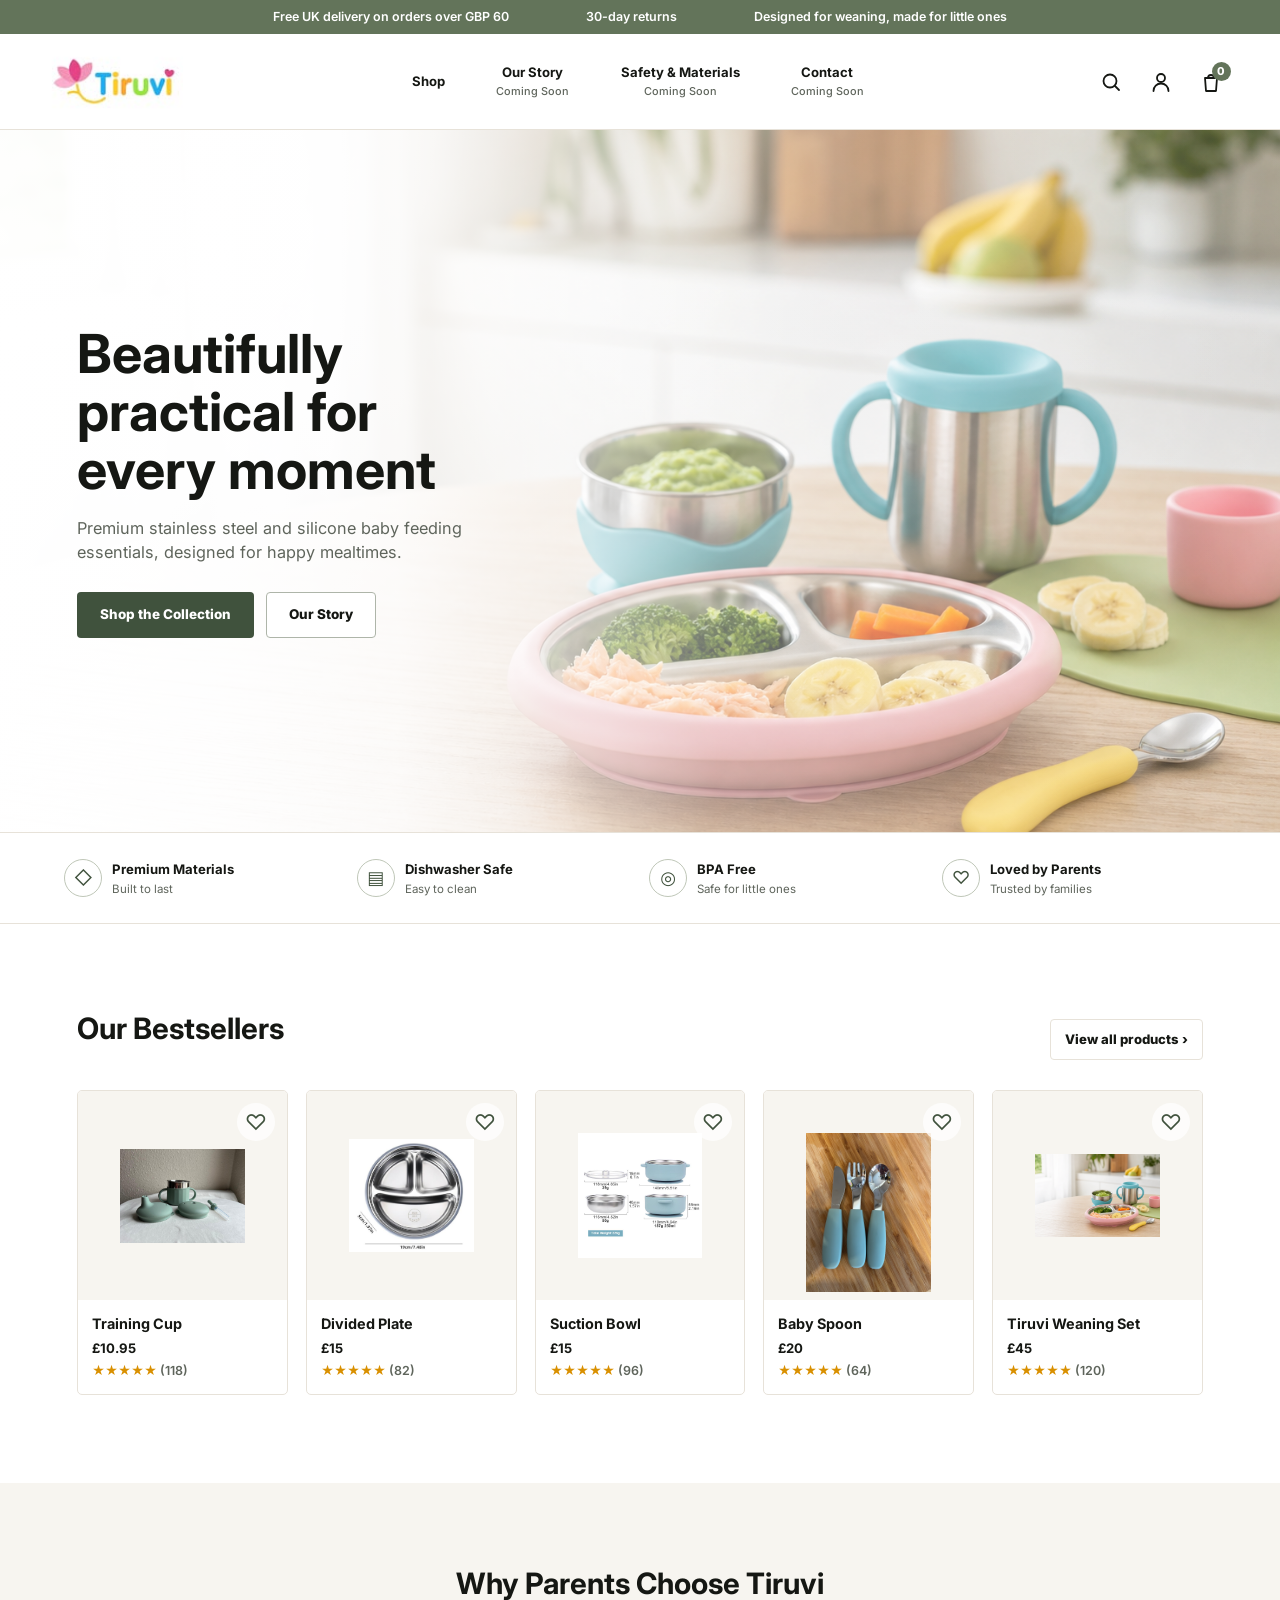
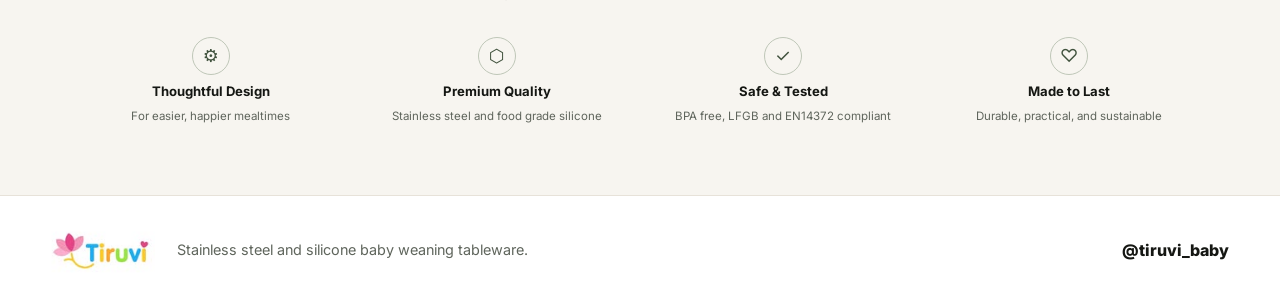
<file: index.html>
<!doctype html>
<html lang="en">
  <head>
    <meta charset="utf-8" />
    <meta name="viewport" content="width=device-width, initial-scale=1" />
    <meta
      name="description"
      content="Tiruvi baby weaning essentials made with stainless steel and silicone. BPA-free, dishwasher safe, and designed for calm everyday mealtimes."
    />
    <title>Tiruvi | Baby Weaning Essentials</title>
    <link rel="icon" type="image/png" href="assets/tiruvi-logo.png" />
    <link rel="preconnect" href="https://fonts.googleapis.com" />
    <link rel="preconnect" href="https://fonts.gstatic.com" crossorigin />
    <link
      href="https://fonts.googleapis.com/css2?family=Inter:wght@400;500;600;700;800&display=swap"
      rel="stylesheet"
    />
    <link rel="stylesheet" href="styles.css?v=reference-13" />
  </head>
  <body class="home-page">
    <div class="announcement" aria-label="Store benefits">
      <span>Free UK delivery on orders over GBP 60</span>
      <span>30-day returns</span>
      <span>Designed for weaning, made for little ones</span>
    </div>

    <header class="site-header" aria-label="Main navigation">
      <a class="brand" href="index.html" aria-label="Tiruvi home">
        <img src="assets/tiruvi-logo.png" alt="Tiruvi" />
      </a>
      <nav class="nav-links" aria-label="Primary">
        <a href="products.html">Shop</a>
        <a href="coming-soon.html">Our Story <span>Coming Soon</span></a>
        <a href="coming-soon.html">Safety &amp; Materials <span>Coming Soon</span></a>
        <a href="coming-soon.html">Contact <span>Coming Soon</span></a>
      </nav>
      <div class="header-tools" aria-label="Shop tools">
        <a href="products.html" aria-label="Search">
          <svg aria-hidden="true" viewBox="0 0 24 24"><circle cx="11" cy="11" r="6.5"></circle><path d="m16 16 4 4"></path></svg>
        </a>
        <a href="products.html#account" aria-label="Account">
          <svg aria-hidden="true" viewBox="0 0 24 24"><circle cx="12" cy="8" r="4"></circle><path d="M4.5 21a7.5 7.5 0 0 1 15 0"></path></svg>
        </a>
        <a class="cart-link" href="products.html#basket-modal" aria-label="Basket">
          <svg aria-hidden="true" viewBox="0 0 24 24"><path d="M6 8h12l-1 13H7L6 8Z"></path><path d="M9 8a3 3 0 0 1 6 0"></path></svg>
          <span>0</span>
        </a>
      </div>
    </header>

    <main>
      <section class="hero" aria-label="Tiruvi homepage">
        <div class="hero-copy">
          <h1>Beautifully practical for every moment</h1>
          <p>Premium stainless steel and silicone baby feeding essentials, designed for happy mealtimes.</p>
          <div class="hero-actions">
            <a class="button primary" href="products.html">Shop the Collection</a>
            <a class="button secondary" href="coming-soon.html">Our Story</a>
          </div>
        </div>
        <div class="hero-media">
          <img src="assets/tiruvi-weaning-set-hero.png" alt="Tiruvi plate, bowl, cup, and spoon arranged for baby mealtime" />
        </div>
      </section>

      <section class="trust-strip" aria-label="Product guarantees">
        <article>
          <span class="trust-icon">◇</span>
          <strong>Premium Materials</strong>
          <small>Built to last</small>
        </article>
        <article>
          <span class="trust-icon">▤</span>
          <strong>Dishwasher Safe</strong>
          <small>Easy to clean</small>
        </article>
        <article>
          <span class="trust-icon">◎</span>
          <strong>BPA Free</strong>
          <small>Safe for little ones</small>
        </article>
        <article>
          <span class="trust-icon">♡</span>
          <strong>Loved by Parents</strong>
          <small>Trusted by families</small>
        </article>
      </section>

      <section class="section products-preview" aria-label="Bestselling products">
        <div class="section-title-row">
          <h2>Our Bestsellers</h2>
          <a class="text-button" href="products.html">View all products ›</a>
        </div>
        <div class="compact-grid" id="home-products" aria-live="polite">
          <p class="product-loading">Loading products...</p>
        </div>
      </section>

      <section class="why-band" aria-label="Why parents choose Tiruvi">
        <h2>Why Parents Choose Tiruvi</h2>
        <div class="why-grid">
          <article>
            <span>⚙</span>
            <strong>Thoughtful Design</strong>
            <small>For easier, happier mealtimes</small>
          </article>
          <article>
            <span>⬡</span>
            <strong>Premium Quality</strong>
            <small>Stainless steel and food grade silicone</small>
          </article>
          <article>
            <span>✓</span>
            <strong>Safe &amp; Tested</strong>
            <small>BPA free, LFGB and EN14372 compliant</small>
          </article>
          <article>
            <span>♡</span>
            <strong>Made to Last</strong>
            <small>Durable, practical, and sustainable</small>
          </article>
        </div>
      </section>

    </main>

    <footer class="site-footer">
      <img src="assets/tiruvi-logo.png" alt="Tiruvi" />
      <p>Stainless steel and silicone baby weaning tableware.</p>
      <a href="https://www.instagram.com/tiruvi_baby/" target="_blank" rel="noreferrer">@tiruvi_baby</a>
    </footer>

    <script src="products.js?v=reference-13"></script>
  </body>
</html>
</file>
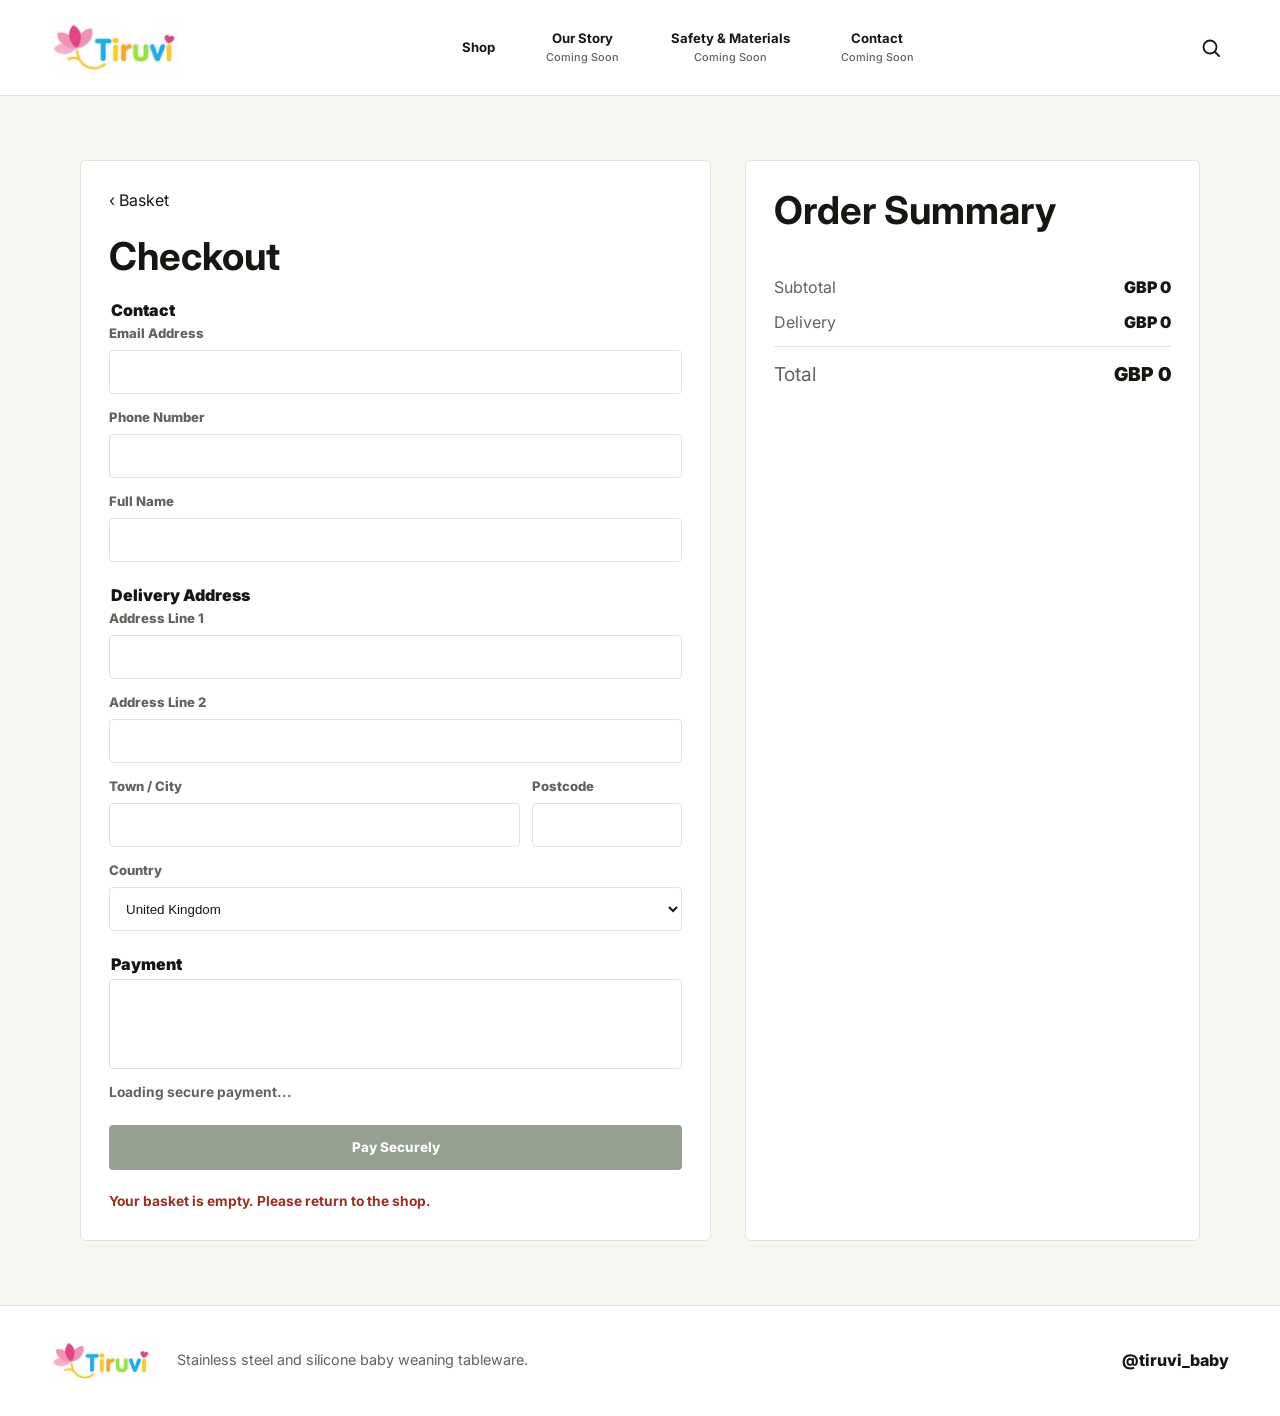
<file: checkout.html>
<!doctype html>
<html lang="en">
  <head>
    <meta charset="utf-8" />
    <meta name="viewport" content="width=device-width, initial-scale=1" />
    <meta name="description" content="Tiruvi secure checkout." />
    <title>Checkout | Tiruvi</title>
    <link rel="icon" type="image/png" href="assets/tiruvi-logo.png" />
    <link rel="preconnect" href="https://fonts.googleapis.com" />
    <link rel="preconnect" href="https://fonts.gstatic.com" crossorigin />
    <link href="https://fonts.googleapis.com/css2?family=Inter:wght@400;500;600;700;800&display=swap" rel="stylesheet" />
    <link rel="stylesheet" href="styles.css?v=reference-15" />
  </head>
  <body>
    <header class="site-header shop-header" aria-label="Main navigation">
      <a class="brand" href="index.html" aria-label="Tiruvi home">
        <img src="assets/tiruvi-logo.png" alt="Tiruvi" />
      </a>
      <nav class="nav-links" aria-label="Primary">
        <a href="products.html">Shop</a>
        <a href="coming-soon.html">Our Story <span>Coming Soon</span></a>
        <a href="coming-soon.html">Safety &amp; Materials <span>Coming Soon</span></a>
        <a href="coming-soon.html">Contact <span>Coming Soon</span></a>
      </nav>
      <div class="header-tools" aria-label="Shop tools">
        <a href="products.html" aria-label="Search">
          <svg aria-hidden="true" viewBox="0 0 24 24"><circle cx="11" cy="11" r="6.5"></circle><path d="m16 16 4 4"></path></svg>
        </a>
      </div>
    </header>

    <main class="checkout-page">
      <section class="checkout-shell" aria-label="Checkout">
        <form class="checkout-details" id="checkout-form">
          <a class="back-button" href="products.html#basket-modal">‹ Basket</a>
          <h1>Checkout</h1>
          <fieldset>
            <legend>Contact</legend>
            <label>Email Address<input name="email" type="email" autocomplete="email" required /></label>
            <label>Phone Number<input name="phone" type="tel" autocomplete="tel" required /></label>
            <label>Full Name<input name="name" type="text" autocomplete="name" required /></label>
          </fieldset>
          <fieldset>
            <legend>Delivery Address</legend>
            <label>Address Line 1<input name="line1" type="text" autocomplete="address-line1" required /></label>
            <label>Address Line 2<input name="line2" type="text" autocomplete="address-line2" /></label>
            <div class="checkout-field-grid">
              <label>Town / City<input name="city" type="text" autocomplete="address-level2" required /></label>
              <label>Postcode<input name="postcode" type="text" autocomplete="postal-code" required /></label>
            </div>
            <label>Country<select name="country" autocomplete="country-name"><option>United Kingdom</option></select></label>
          </fieldset>
          <fieldset class="payment-section">
            <legend>Payment</legend>
            <div id="card-container"></div>
            <p class="checkout-note" id="square-status">Loading secure payment...</p>
          </fieldset>
          <button class="button primary full-width checkout-submit" id="pay-button" type="submit">Pay Securely</button>
          <p class="checkout-status" id="checkout-status" role="status" aria-live="polite"></p>
        </form>

        <aside class="checkout-summary" aria-label="Order summary">
          <h2>Order Summary</h2>
          <div id="checkout-items"></div>
          <dl>
            <div><dt>Subtotal</dt><dd id="checkout-subtotal">GBP 0</dd></div>
            <div><dt>Delivery</dt><dd id="checkout-shipping">GBP 0</dd></div>
            <div><dt>Total</dt><dd id="checkout-total">GBP 0</dd></div>
          </dl>
        </aside>
      </section>
    </main>

    <div class="order-success-modal" id="order-success-modal" hidden>
      <div class="order-success-dialog" role="dialog" aria-modal="true" aria-labelledby="order-success-title">
        <div class="order-success-confetti" aria-hidden="true">
          <span></span><span></span><span></span><span></span><span></span><span></span>
        </div>
        <div class="order-success-icon" aria-hidden="true">✓</div>
        <h2 id="order-success-title">Hurray! Your order is placed</h2>
        <p>We've received your order and are getting it ready with lots of care.</p>
        <div class="order-success-details">
          <div class="order-success-row">
            <span class="order-success-row-icon" aria-hidden="true">
              <svg viewBox="0 0 24 24"><path d="M8 7V6a4 4 0 0 1 8 0v1"></path><path d="M6 7h12l-1 13H7L6 7Z"></path><path d="M9 11h6"></path></svg>
            </span>
            <div>
              <span>Order Number</span>
              <strong id="order-success-id">TIRUVI</strong>
            </div>
          </div>
          <div class="order-success-row">
            <span class="order-success-row-icon" aria-hidden="true">
              <svg viewBox="0 0 24 24"><path d="M3 7h11v10H3z"></path><path d="M14 10h4l3 3v4h-7z"></path><circle cx="7" cy="18" r="1.8"></circle><circle cx="18" cy="18" r="1.8"></circle></svg>
            </span>
            <div>
              <span>Estimated Delivery</span>
              <strong id="order-success-delivery">2-4 Business Days</strong>
            </div>
          </div>
          <div class="order-success-row">
            <span class="order-success-row-icon" aria-hidden="true">
              <svg viewBox="0 0 24 24"><path d="M4 6h16v12H4z"></path><path d="m4 7 8 6 8-6"></path></svg>
            </span>
            <div>
              <span>Confirmation Email</span>
              <strong id="order-success-email">A confirmation has been sent to your email.</strong>
            </div>
          </div>
        </div>
        <a class="button primary full-width order-success-action" href="products.html">Continue Shopping <span aria-hidden="true">→</span></a>
      </div>
    </div>

    <footer class="site-footer">
      <img src="assets/tiruvi-logo.png" alt="Tiruvi" />
      <p>Stainless steel and silicone baby weaning tableware.</p>
      <a href="https://www.instagram.com/tiruvi_baby/" target="_blank" rel="noreferrer">@tiruvi_baby</a>
    </footer>

    <script src="checkout.js?v=reference-21"></script>
  </body>
</html>
</file>
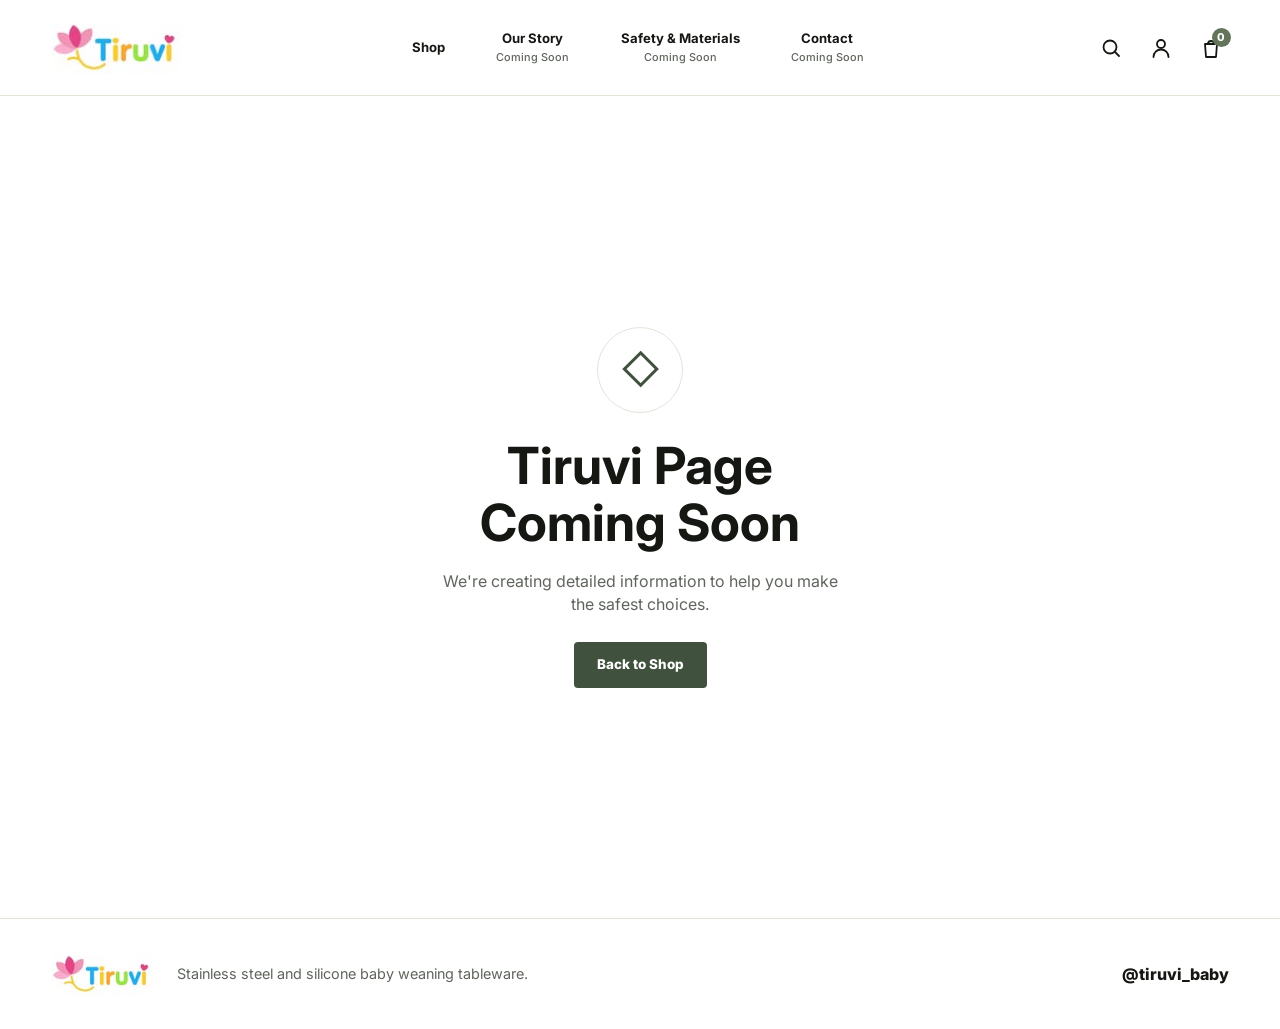
<file: coming-soon.html>
<!doctype html>
<html lang="en">
  <head>
    <meta charset="utf-8" />
    <meta name="viewport" content="width=device-width, initial-scale=1" />
    <meta name="description" content="Tiruvi page coming soon." />
    <title>Coming Soon | Tiruvi</title>
    <link rel="icon" type="image/png" href="assets/tiruvi-logo.png" />
    <link rel="preconnect" href="https://fonts.googleapis.com" />
    <link rel="preconnect" href="https://fonts.gstatic.com" crossorigin />
    <link href="https://fonts.googleapis.com/css2?family=Inter:wght@400;500;600;700;800&display=swap" rel="stylesheet" />
    <link rel="stylesheet" href="styles.css?v=reference-5" />
  </head>
  <body>
    <header class="site-header shop-header" aria-label="Main navigation">
      <a class="brand" href="index.html" aria-label="Tiruvi home">
        <img src="assets/tiruvi-logo.png" alt="Tiruvi" />
      </a>
      <nav class="nav-links" aria-label="Primary">
        <a href="products.html">Shop</a>
        <a href="coming-soon.html">Our Story <span>Coming Soon</span></a>
        <a href="coming-soon.html">Safety &amp; Materials <span>Coming Soon</span></a>
        <a href="coming-soon.html">Contact <span>Coming Soon</span></a>
      </nav>
      <div class="header-tools" aria-label="Shop tools">
        <a href="products.html" aria-label="Search">
          <svg aria-hidden="true" viewBox="0 0 24 24"><circle cx="11" cy="11" r="6.5"></circle><path d="m16 16 4 4"></path></svg>
        </a>
        <a href="products.html#account" aria-label="Account">
          <svg aria-hidden="true" viewBox="0 0 24 24"><circle cx="12" cy="8" r="4"></circle><path d="M4.5 21a7.5 7.5 0 0 1 15 0"></path></svg>
        </a>
        <a class="cart-link" href="products.html#basket-modal" aria-label="Basket">
          <svg aria-hidden="true" viewBox="0 0 24 24"><path d="M6 8h12l-1 13H7L6 8Z"></path><path d="M9 8a3 3 0 0 1 6 0"></path></svg>
          <span>0</span>
        </a>
      </div>
    </header>

    <main>
      <section class="coming-soon" aria-label="Coming soon">
        <span class="shield-mark">◇</span>
        <h1>Tiruvi Page<br />Coming Soon</h1>
        <p>We're creating detailed information to help you make the safest choices.</p>
        <a class="button primary" href="products.html">Back to Shop</a>
      </section>
    </main>

    <footer class="site-footer">
      <img src="assets/tiruvi-logo.png" alt="Tiruvi" />
      <p>Stainless steel and silicone baby weaning tableware.</p>
      <a href="https://www.instagram.com/tiruvi_baby/" target="_blank" rel="noreferrer">@tiruvi_baby</a>
    </footer>
  </body>
</html>
</file>
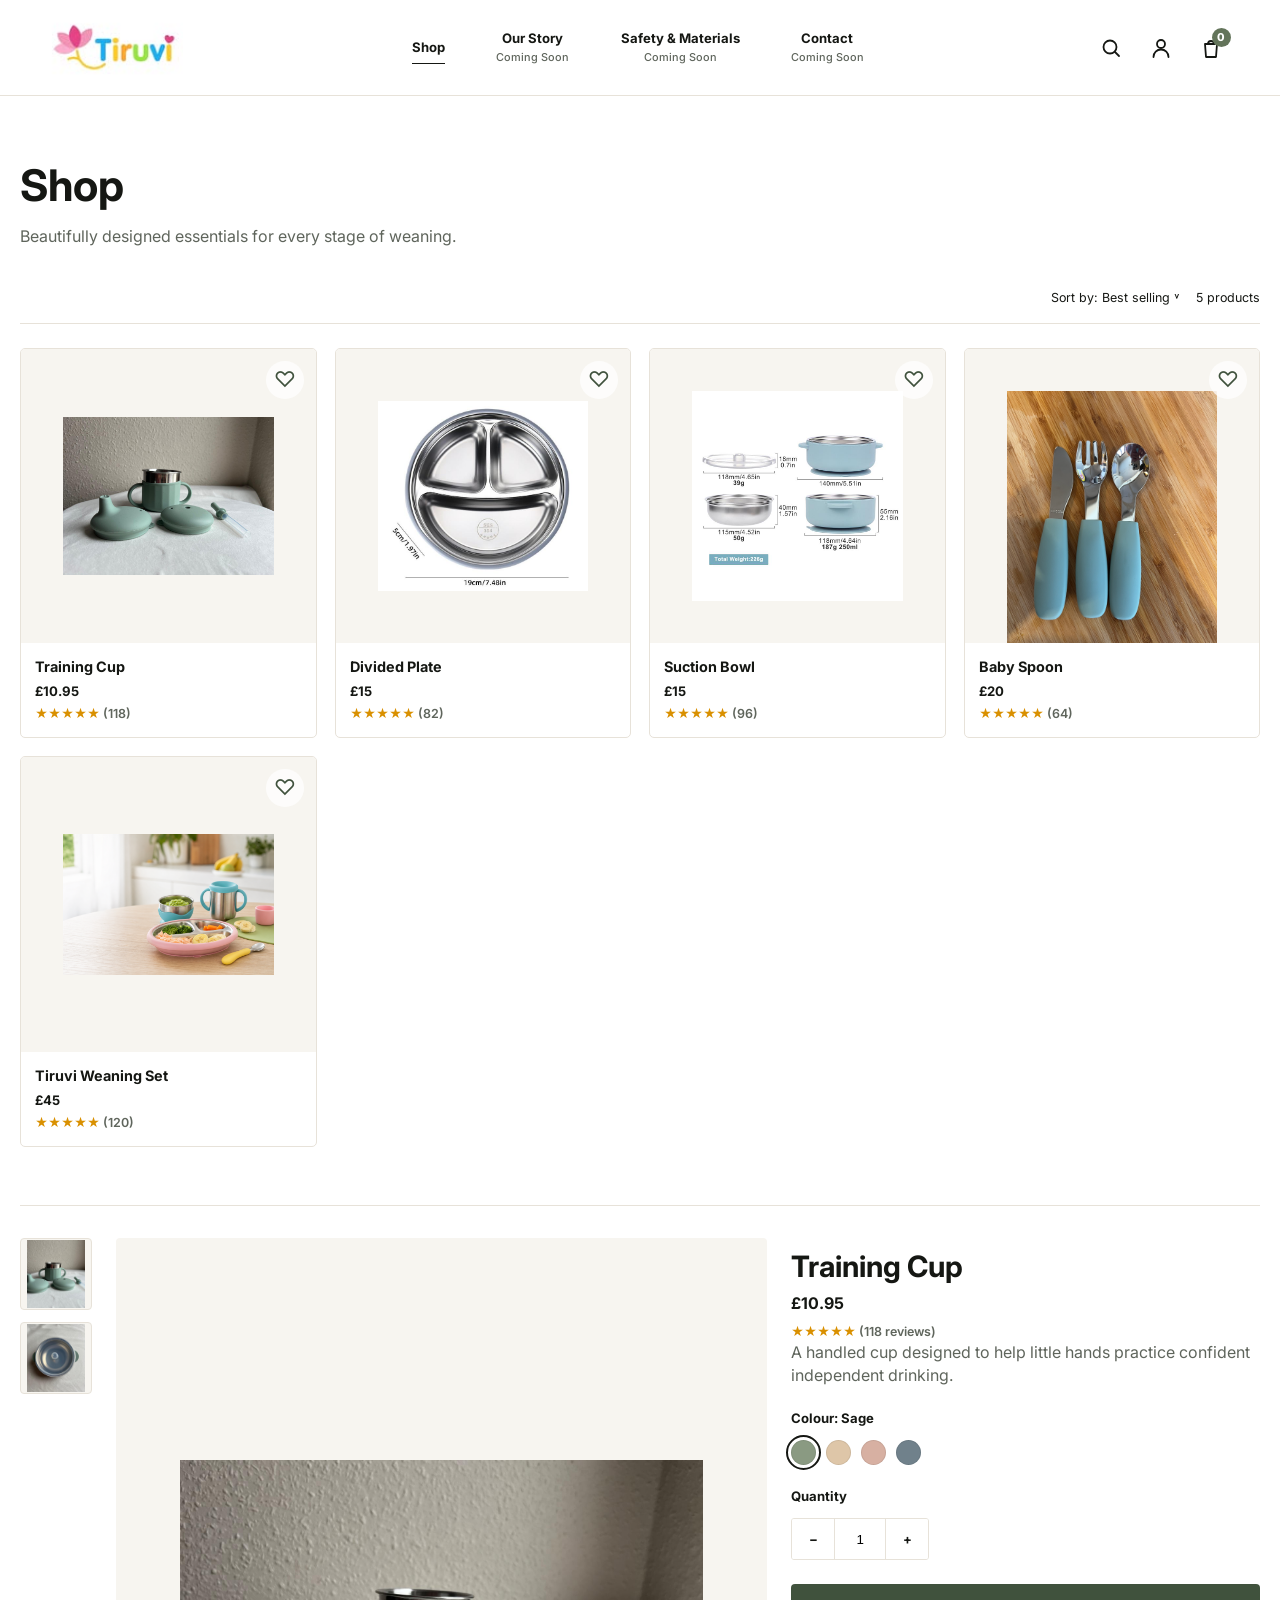
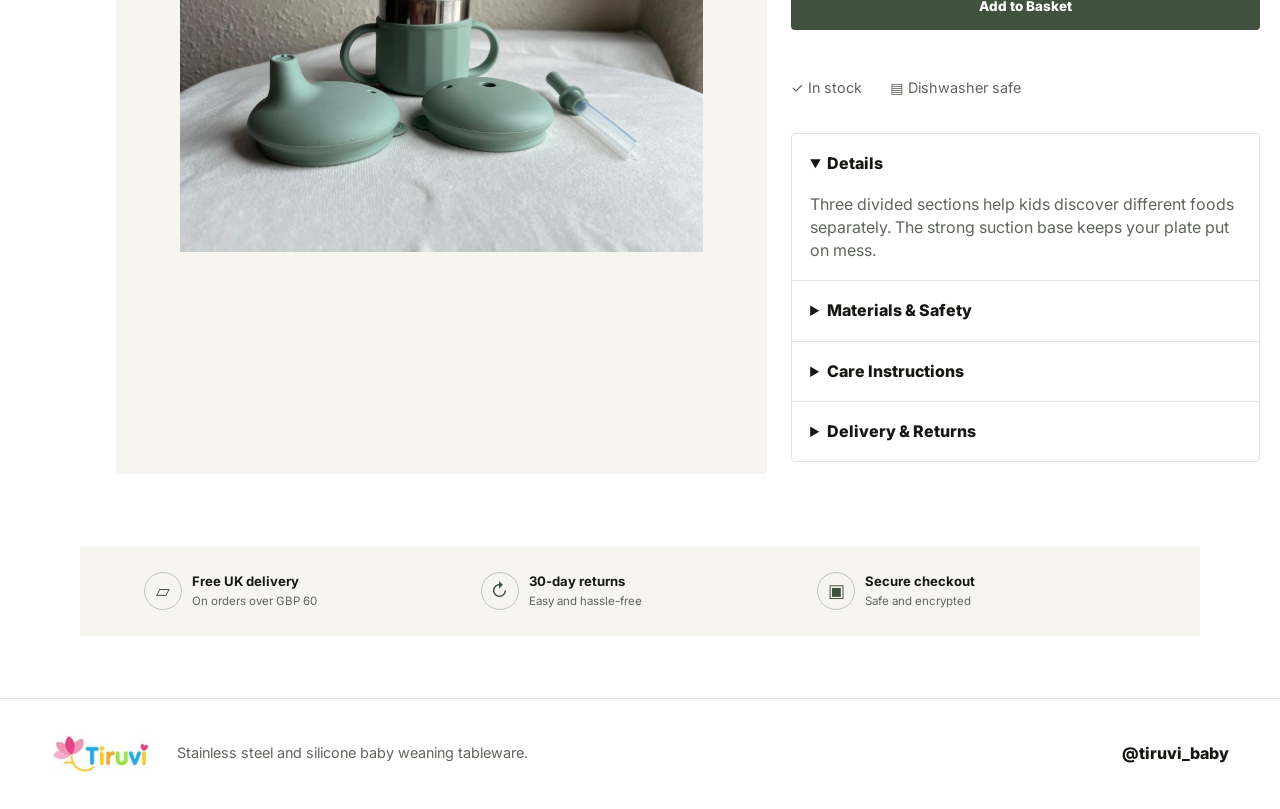
<file: products.html>
<!doctype html>
<html lang="en">
  <head>
    <meta charset="utf-8" />
    <meta name="viewport" content="width=device-width, initial-scale=1" />
    <meta
      name="description"
      content="Shop Tiruvi baby weaning products including a divided plate, suction bowl, training cup, baby spoon, and complete weaning set."
    />
    <title>Shop | Tiruvi</title>
    <link rel="icon" type="image/png" href="assets/tiruvi-logo.png" />
    <link rel="preconnect" href="https://fonts.googleapis.com" />
    <link rel="preconnect" href="https://fonts.gstatic.com" crossorigin />
    <link
      href="https://fonts.googleapis.com/css2?family=Inter:wght@400;500;600;700;800&display=swap"
      rel="stylesheet"
    />
    <link rel="stylesheet" href="styles.css?v=reference-14" />
  </head>
  <body>
    <header class="site-header shop-header" aria-label="Main navigation">
      <a class="brand" href="index.html" aria-label="Tiruvi home">
        <img src="assets/tiruvi-logo.png" alt="Tiruvi" />
      </a>
      <nav class="nav-links" aria-label="Primary">
        <a href="products.html" aria-current="page">Shop</a>
        <a href="coming-soon.html">Our Story <span>Coming Soon</span></a>
        <a href="coming-soon.html">Safety &amp; Materials <span>Coming Soon</span></a>
        <a href="coming-soon.html">Contact <span>Coming Soon</span></a>
      </nav>
      <div class="header-tools" aria-label="Shop tools">
        <a href="#products" aria-label="Search">
          <svg aria-hidden="true" viewBox="0 0 24 24"><circle cx="11" cy="11" r="6.5"></circle><path d="m16 16 4 4"></path></svg>
        </a>
        <a href="#account" aria-label="Account">
          <svg aria-hidden="true" viewBox="0 0 24 24"><circle cx="12" cy="8" r="4"></circle><path d="M4.5 21a7.5 7.5 0 0 1 15 0"></path></svg>
        </a>
        <a class="cart-link" href="#basket-modal" aria-label="Basket" data-basket-toggle>
          <svg aria-hidden="true" viewBox="0 0 24 24"><path d="M6 8h12l-1 13H7L6 8Z"></path><path d="M9 8a3 3 0 0 1 6 0"></path></svg>
          <span id="cart-count">0</span>
        </a>
      </div>
    </header>

    <main>
      <section class="shop-layout" id="products" aria-label="Shop products">
        <div class="shop-heading">
          <h1>Shop</h1>
          <p>Beautifully designed essentials for every stage of weaning.</p>
        </div>

        <div class="shop-controls shop-meta">
          <span>Sort by: Best selling ˅</span>
          <span id="product-count">0 products</span>
        </div>

        <div class="product-grid" id="product-grid" aria-live="polite">
          <p class="product-loading">Loading products...</p>
        </div>
      </section>

      <section class="product-detail" id="product-detail" aria-label="Product detail">
        <div class="thumbnail-rail" id="detail-thumbnails"></div>
        <div class="detail-image">
          <img id="detail-image" src="assets/plate/plate_1.jpeg" alt="Divided Plate" />
        </div>
        <div class="detail-copy">
          <h2 id="detail-title">Divided Plate</h2>
          <strong class="detail-price" id="detail-price">GBP 15</strong>
          <div class="stars" aria-label="Rated five stars">★★★★★ <span id="detail-reviews">(82 reviews)</span></div>
          <p id="detail-description">Our divided plate is perfect for little portions and messy eats.</p>
          <div class="colour-picker">
            <span>Colour: Sage</span>
            <div class="swatches">
              <button class="swatch sage selected" type="button" aria-label="Sage"></button>
              <button class="swatch cream" type="button" aria-label="Cream"></button>
              <button class="swatch clay" type="button" aria-label="Clay"></button>
              <button class="swatch mist" type="button" aria-label="Mist"></button>
            </div>
          </div>
          <label class="quantity-control">
            <span>Quantity</span>
            <span class="stepper"><button type="button" id="qty-minus">−</button><input id="quantity" value="1" inputmode="numeric" /><button type="button" id="qty-plus">+</button></span>
          </label>
          <button class="button primary full-width" id="add-to-basket" type="button">Add to Basket</button>
          <p class="basket-confirmation" id="basket-confirmation" role="status" aria-live="polite"></p>
          <div class="mini-benefits">
            <span>✓ In stock</span>
            <span>▤ Dishwasher safe</span>
          </div>
          <div class="accordion-list">
            <details open>
              <summary>Details</summary>
              <p>Three divided sections help kids discover different foods separately. The strong suction base keeps your plate put on mess.</p>
            </details>
            <details>
              <summary>Materials &amp; Safety</summary>
              <p>Food-grade silicone and stainless steel. BPA free.</p>
            </details>
            <details>
              <summary>Care Instructions</summary>
              <p>Dishwasher safe. Wash before first use.</p>
            </details>
            <details>
              <summary>Delivery &amp; Returns</summary>
              <p>Free UK delivery on orders over GBP 60. 30-day returns.</p>
            </details>
          </div>
        </div>
      </section>

      <section class="delivery-strip" aria-label="Delivery benefits">
        <article><span>▱</span><strong>Free UK delivery</strong><small>On orders over GBP 60</small></article>
        <article><span>↻</span><strong>30-day returns</strong><small>Easy and hassle-free</small></article>
        <article><span>▣</span><strong>Secure checkout</strong><small>Safe and encrypted</small></article>
      </section>
    </main>

    <div class="basket-modal" id="basket-modal" role="dialog" aria-modal="true" aria-labelledby="basket-modal-title" hidden>
      <div class="basket-backdrop" data-basket-close></div>
      <div class="basket-dialog">
        <button class="modal-close" type="button" aria-label="Close basket" data-basket-close>×</button>
        <section class="basket-panel modal-screen is-active" id="basket-screen" aria-label="Basket">
          <h2 id="basket-modal-title">Your Basket</h2>
          <p class="basket-count" id="basket-item-count">0 items</p>
          <div id="basket-items" class="basket-items"></div>
          <fieldset class="shipping-options" id="shipping-options">
            <legend>Delivery</legend>
          </fieldset>
          <dl class="totals">
            <div><dt>Subtotal</dt><dd id="basket-subtotal">GBP 0</dd></div>
            <div><dt>Delivery</dt><dd id="basket-shipping">Free</dd></div>
            <div><dt>Total</dt><dd id="basket-total">GBP 0</dd></div>
          </dl>
          <a class="button primary full-width checkout-link" id="proceed-checkout" href="checkout.html?v=reference-14">
            <span>Proceed to Checkout</span>
            <span aria-hidden="true">→</span>
          </a>
          <div class="secure-checkout">
            <span>▣ Secure checkout powered by Square</span>
            <div class="payment-logos" aria-label="Accepted payment methods">
              <strong>VISA</strong>
              <strong>●● Mastercard</strong>
              <strong> Pay</strong>
              <strong>G Pay</strong>
            </div>
          </div>
        </section>
      </div>
    </div>

    <footer class="site-footer">
      <img src="assets/tiruvi-logo.png" alt="Tiruvi" />
      <p>Stainless steel and silicone baby weaning tableware.</p>
      <a href="https://www.instagram.com/tiruvi_baby/" target="_blank" rel="noreferrer">@tiruvi_baby</a>
    </footer>

    <script src="products.js?v=reference-14"></script>
  </body>
</html>
</file>
<file: styles.css>
:root {
  --ink: #151713;
  --muted: #5f655c;
  --soft: #f7f5f0;
  --paper: #ffffff;
  --panel: #fbfaf7;
  --line: #e7e2d9;
  --sage: #63745a;
  --sage-dark: #40523d;
  --gold: #d99000;
  --cream: #dec6a8;
  --clay: #d7b0a2;
  --mist: #70818b;
  --shadow: 0 18px 44px rgba(35, 34, 27, 0.08);
}

* {
  box-sizing: border-box;
}

html {
  scroll-behavior: smooth;
}

body {
  margin: 0;
  background: var(--paper);
  color: var(--ink);
  font-family: "Inter", system-ui, -apple-system, BlinkMacSystemFont, "Segoe UI", sans-serif;
  line-height: 1.45;
}

body.modal-open {
  overflow: hidden;
}

img {
  display: block;
  max-width: 100%;
}

a,
button {
  color: inherit;
  font: inherit;
}

a {
  text-decoration: none;
}

button {
  cursor: pointer;
}

h1,
h2,
h3,
p {
  margin-top: 0;
  overflow-wrap: break-word;
}

.announcement {
  display: flex;
  justify-content: center;
  gap: clamp(18px, 6vw, 92px);
  min-height: 34px;
  padding: 8px 18px;
  background: var(--sage);
  color: #fff;
  font-size: 0.78rem;
  font-weight: 600;
}

.site-header {
  position: sticky;
  top: 0;
  z-index: 20;
  display: grid;
  grid-template-columns: auto 1fr auto;
  align-items: center;
  gap: 32px;
  min-height: 78px;
  padding: 16px clamp(20px, 4vw, 52px);
  background: rgba(255, 255, 255, 0.94);
  border-bottom: 1px solid var(--line);
  backdrop-filter: blur(14px);
}

.shop-header {
  position: relative;
}

.brand img {
  width: 132px;
}

.nav-links {
  display: flex;
  align-items: center;
  justify-content: center;
  gap: clamp(18px, 4vw, 52px);
  font-size: 0.82rem;
  font-weight: 700;
}

.nav-links a {
  display: grid;
  gap: 2px;
  justify-items: center;
  padding: 6px 0;
  border-bottom: 1px solid transparent;
}

.nav-links a[aria-current="page"],
.nav-links a:hover {
  border-bottom-color: var(--ink);
}

.nav-links span {
  color: var(--muted);
  font-size: 0.68rem;
  font-weight: 500;
}

.header-tools {
  display: flex;
  align-items: center;
  gap: 14px;
  font-size: 1.42rem;
}

.header-tools a {
  display: grid;
  place-items: center;
  min-width: 36px;
  min-height: 36px;
  border-radius: 50%;
  line-height: 1;
  transition: background 160ms ease, color 160ms ease;
}

.header-tools a:hover {
  background: var(--soft);
  color: var(--sage-dark);
}

.header-tools svg {
  width: 24px;
  height: 24px;
  fill: none;
  stroke: currentColor;
  stroke-linecap: round;
  stroke-linejoin: round;
  stroke-width: 1.8;
}

.cart-link {
  position: relative;
}

.cart-link span {
  position: absolute;
  top: -2px;
  right: -2px;
  display: flex;
  align-items: center;
  justify-content: center;
  place-items: center;
  min-width: 19px;
  height: 19px;
  padding: 0 5px;
  border-radius: 50%;
  background: var(--sage);
  color: #fff;
  font-size: 0.68rem;
  font-weight: 800;
}

.hero {
  display: grid;
  grid-template-columns: minmax(310px, 0.82fr) minmax(420px, 1.18fr);
  align-items: center;
  min-height: clamp(540px, 72svh, 760px);
  padding: clamp(28px, 6vw, 78px) clamp(20px, 5vw, 72px);
  background:
    radial-gradient(circle at 70% 45%, rgba(177, 162, 137, 0.16), transparent 34%),
    linear-gradient(100deg, #ffffff 0%, #fbfaf7 54%, #eee9df 100%);
}

.home-page .hero {
  position: relative;
  grid-template-columns: 1fr;
  min-height: clamp(620px, 78svh, 820px);
  padding: clamp(46px, 7vw, 92px) clamp(28px, 6vw, 92px);
  overflow: hidden;
  background: #f7f5f0;
}

.home-page .hero::before {
  position: absolute;
  inset: 0;
  z-index: 1;
  background:
    linear-gradient(90deg, rgba(255, 255, 255, 0.98) 0%, rgba(255, 255, 255, 0.88) 31%, rgba(255, 255, 255, 0.34) 56%, rgba(255, 255, 255, 0.04) 100%),
    linear-gradient(0deg, rgba(255, 255, 255, 0.12), rgba(255, 255, 255, 0.12));
  content: "";
}

.hero-copy {
  max-width: 500px;
}

.home-page .hero-copy {
  position: relative;
  z-index: 2;
  max-width: 440px;
}

.hero h1 {
  margin-bottom: 18px;
  font-size: clamp(2.5rem, 4.6vw, 4.7rem);
  line-height: 1.08;
  letter-spacing: 0;
}

.home-page .hero h1 {
  font-size: clamp(2.8rem, 4.2vw, 4.8rem);
}

.hero p {
  max-width: 430px;
  margin-bottom: 0;
  color: var(--muted);
  font-size: clamp(1rem, 1.25vw, 1.22rem);
}

.home-page .hero p {
  max-width: 430px;
  font-size: clamp(1.02rem, 1.18vw, 1.18rem);
}

.hero-actions {
  display: flex;
  flex-wrap: wrap;
  gap: 12px;
  margin-top: 28px;
}

.button {
  display: inline-flex;
  align-items: center;
  justify-content: center;
  min-height: 44px;
  padding: 12px 22px;
  border: 1px solid transparent;
  border-radius: 4px;
  font-size: 0.84rem;
  font-weight: 800;
  transition: background 160ms ease, color 160ms ease, transform 160ms ease;
}

.button:hover {
  transform: translateY(-1px);
}

.button.primary {
  background: var(--sage-dark);
  color: #fff;
}

.button.secondary {
  background: #fff;
  border-color: #aeb5a9;
  color: var(--ink);
}

.button.full-width {
  width: 100%;
}

.hero-media {
  justify-self: end;
  width: min(100%, 860px);
}

.hero-media img {
  width: 100%;
  max-height: 610px;
  object-fit: contain;
}

.home-page .hero-media {
  position: absolute;
  inset: 0;
  z-index: 0;
  width: 100%;
  height: 100%;
}

.home-page .hero-media img {
  width: 100%;
  height: 100%;
  max-height: none;
  object-fit: cover;
  object-position: 67% center;
}

.trust-strip,
.why-grid,
.delivery-strip {
  display: grid;
  grid-template-columns: repeat(4, minmax(0, 1fr));
  gap: 18px;
  padding: 26px clamp(20px, 5vw, 72px);
  border-block: 1px solid var(--line);
  background: #fff;
}

.trust-strip article,
.why-grid article,
.delivery-strip article {
  display: grid;
  grid-template-columns: auto 1fr;
  gap: 2px 10px;
  align-items: center;
  min-width: 0;
}

.trust-icon,
.why-grid span,
.delivery-strip span {
  grid-row: span 2;
  display: grid;
  place-items: center;
  width: 38px;
  height: 38px;
  border: 1.5px solid #bfc7b8;
  border-radius: 50%;
  color: var(--sage-dark);
  font-size: 1.12rem;
}

.trust-strip strong,
.why-grid strong,
.delivery-strip strong {
  font-size: 0.82rem;
}

.trust-strip small,
.why-grid small,
.delivery-strip small {
  color: var(--muted);
  font-size: 0.72rem;
}

.section {
  padding: clamp(42px, 6vw, 74px) clamp(20px, 5vw, 72px);
}

.home-page .section {
  padding: clamp(52px, 7vw, 88px) clamp(28px, 6vw, 92px);
}

.section-title-row {
  display: flex;
  align-items: center;
  justify-content: space-between;
  gap: 18px;
  margin-bottom: 24px;
}

h2 {
  margin-bottom: 20px;
  font-size: clamp(1.55rem, 2.3vw, 2.35rem);
  line-height: 1.15;
  letter-spacing: 0;
}

.text-button {
  padding: 10px 14px;
  border: 1px solid var(--line);
  border-radius: 4px;
  color: var(--ink);
  font-size: 0.82rem;
  font-weight: 800;
}

.compact-grid,
.product-grid {
  display: grid;
  gap: 18px;
}

.compact-grid {
  grid-template-columns: repeat(5, minmax(0, 1fr));
}

.product-card {
  position: relative;
  display: grid;
  min-width: 0;
  overflow: hidden;
  border: 1px solid var(--line);
  border-radius: 5px;
  background: #fff;
}

.product-card-media {
  position: relative;
  display: grid;
  place-items: center;
  aspect-ratio: 1 / 1;
  overflow: hidden;
  background: var(--soft);
}

.product-card-media img {
  width: 100%;
  height: 100%;
  padding: clamp(18px, 4vw, 42px);
  object-fit: contain;
  transition: opacity 160ms ease, transform 160ms ease;
}

.product-card:hover .primary-image {
  opacity: 0;
}

.alternate-image {
  position: absolute;
  inset: 0;
  opacity: 0;
}

.product-card:hover .alternate-image {
  opacity: 1;
  transform: scale(1.03);
}

.wishlist {
  position: absolute;
  top: 12px;
  right: 12px;
  z-index: 2;
  display: grid;
  place-items: center;
  width: 38px;
  height: 38px;
  border: 0;
  border-radius: 50%;
  background: rgba(255, 255, 255, 0.76);
  color: var(--sage-dark);
  font-size: 1.35rem;
  line-height: 1;
}

.product-card-body {
  display: grid;
  gap: 4px;
  padding: 14px;
}

.product-card-body h3 {
  margin: 0;
  font-size: 0.9rem;
  font-weight: 700;
}

.product-card-body strong {
  font-size: 0.82rem;
}

.stars {
  color: var(--gold);
  font-size: 0.78rem;
  font-weight: 800;
}

.stars span {
  color: var(--muted);
  font-weight: 600;
}

.card-action {
  margin-top: 8px;
  border: 0;
  background: transparent;
  color: var(--sage-dark);
  font-size: 0.76rem;
  font-weight: 800;
  text-align: left;
}

.why-band {
  padding: 34px clamp(20px, 5vw, 72px);
  background: var(--soft);
  text-align: center;
}

.home-page .why-band {
  padding: clamp(52px, 7vw, 84px) clamp(28px, 6vw, 92px) clamp(42px, 6vw, 70px);
}

.why-grid {
  padding: 16px 0 0;
  border: 0;
  background: transparent;
}

.why-grid article {
  justify-items: center;
  grid-template-columns: 1fr;
  gap: 7px;
}

.why-grid span {
  grid-row: auto;
}

.shop-layout {
  display: grid;
  gap: 24px;
  width: min(1240px, calc(100% - 40px));
  margin: 0 auto;
  padding: clamp(30px, 5vw, 58px) 0;
}

.shop-heading h1 {
  margin: 0 0 8px;
  font-size: clamp(2rem, 3.4vw, 3.4rem);
}

.shop-heading p {
  color: var(--muted);
}

.shop-controls {
  display: flex;
  justify-content: flex-end;
  align-items: center;
  gap: 16px;
  padding-bottom: 16px;
  border-bottom: 1px solid var(--line);
  font-size: 0.78rem;
}

.swatches {
  display: flex;
  flex-wrap: wrap;
  gap: 10px;
}

.swatch {
  display: block;
  width: 25px;
  height: 25px;
  border: 1px solid rgba(0, 0, 0, 0.08);
  border-radius: 50%;
}

button.swatch {
  padding: 0;
}

.swatch.selected {
  outline: 2px solid var(--ink);
  outline-offset: 3px;
}

.sage {
  background: #8a9a82;
}

.cream {
  background: var(--cream);
}

.clay {
  background: var(--clay);
}

.mist {
  background: var(--mist);
}

.product-grid {
  grid-template-columns: repeat(4, minmax(0, 1fr));
}

.product-detail {
  display: grid;
  grid-template-columns: 72px minmax(320px, 1fr) minmax(320px, 0.72fr);
  gap: 24px;
  width: min(1240px, calc(100% - 40px));
  margin: 0 auto;
  padding: 32px 0 72px;
  border-top: 1px solid var(--line);
}

.thumbnail-rail {
  display: grid;
  align-content: start;
  gap: 12px;
}

.thumbnail-rail button {
  aspect-ratio: 1 / 1;
  overflow: hidden;
  border: 1px solid var(--line);
  border-radius: 4px;
  background: var(--soft);
}

.thumbnail-rail img {
  width: 100%;
  height: 100%;
  object-fit: cover;
}

.detail-image {
  display: grid;
  place-items: center;
  min-height: 560px;
  background: var(--soft);
  border-radius: 4px;
}

.detail-image img {
  width: 100%;
  height: 100%;
  max-height: 620px;
  padding: clamp(22px, 5vw, 72px);
  object-fit: contain;
}

.detail-copy {
  padding: 12px 0;
}

.detail-copy h2 {
  margin-bottom: 8px;
}

.detail-price {
  display: block;
  margin-bottom: 8px;
}

.detail-copy p {
  color: var(--muted);
}

.colour-picker,
.quantity-control {
  display: grid;
  gap: 12px;
  margin-top: 22px;
  font-size: 0.82rem;
  font-weight: 700;
}

.stepper {
  display: grid;
  grid-template-columns: 42px 52px 42px;
  width: max-content;
  overflow: hidden;
  border: 1px solid var(--line);
  border-radius: 3px;
}

.stepper button,
.stepper input {
  height: 40px;
  border: 0;
  background: #fff;
  text-align: center;
}

.stepper input {
  width: 52px;
  border-inline: 1px solid var(--line);
}

.detail-copy .button {
  margin-top: 24px;
}

.button.primary.is-confirmed {
  background: #58724f;
}

.basket-confirmation {
  min-height: 24px;
  margin: 10px 0 0;
  color: var(--sage-dark);
  font-size: 0.9rem;
  font-weight: 800;
  opacity: 0;
  transition: opacity 160ms ease;
}

.basket-confirmation.is-visible {
  opacity: 1;
}

.mini-benefits {
  display: flex;
  gap: 28px;
  margin: 14px 0 34px;
  color: var(--muted);
  font-size: 0.9rem;
}

.accordion-list {
  display: grid;
  border: 1px solid var(--line);
  border-radius: 4px;
}

.accordion-list details + details {
  border-top: 1px solid var(--line);
}

.accordion-list summary {
  padding: 18px;
  font-weight: 800;
}

.accordion-list p {
  margin: 0;
  padding: 0 18px 18px;
}

.basket-modal[hidden] {
  display: none;
}

.basket-modal {
  position: fixed;
  inset: 0;
  z-index: 80;
  display: grid;
  justify-items: end;
  align-items: stretch;
  padding: 0;
}

.basket-backdrop {
  position: absolute;
  inset: 0;
  background: rgba(18, 19, 16, 0.42);
}

.basket-dialog {
  position: relative;
  z-index: 1;
  width: min(520px, 100%);
  max-height: 100svh;
  overflow: auto;
  border-left: 1px solid var(--line);
  border-radius: 0;
  background: #fff;
  box-shadow: -18px 0 46px rgba(20, 20, 15, 0.18);
}

.modal-close {
  position: absolute;
  top: 22px;
  right: 22px;
  z-index: 2;
  display: grid;
  place-items: center;
  width: 32px;
  height: 32px;
  border: 0;
  border-radius: 0;
  background: #fff;
  color: var(--ink);
  font-size: 1.65rem;
  line-height: 1;
}

.modal-screen {
  display: none;
}

.modal-screen.is-active {
  display: grid;
}

.basket-panel {
  padding: 30px;
}

.basket-count {
  margin: -8px 0 20px;
  color: var(--muted);
  font-size: 0.92rem;
}

.basket-items {
  display: grid;
  gap: 0;
  margin-top: 0;
  border-bottom: 1px solid var(--line);
}

.basket-row {
  display: grid;
  grid-template-columns: 132px 1fr auto;
  gap: 18px;
  align-items: start;
  padding: 20px 0 26px;
  border-top: 1px solid var(--line);
}

.basket-row img {
  width: 132px;
  height: 104px;
  object-fit: cover;
  border-radius: 6px;
  background: var(--soft);
}

.basket-row strong {
  display: block;
  color: var(--ink);
  font-family: Georgia, "Times New Roman", serif;
  font-size: 1.05rem;
  font-weight: 700;
  line-height: 1.2;
}

.basket-row > span {
  display: block;
  justify-self: end;
  color: var(--ink);
  font-family: Georgia, "Times New Roman", serif;
  font-size: 1rem;
  font-weight: 700;
}

.basket-row small {
  display: block;
  margin-top: 8px;
  color: var(--muted);
  font-size: 0.88rem;
}

.basket-row > button {
  grid-column: 3;
  grid-row: 2;
  justify-self: end;
  align-self: center;
  display: grid;
  place-items: center;
  width: 28px;
  height: 28px;
  border: 0;
  background: transparent;
  color: var(--muted);
}

.remove-item svg {
  width: 21px;
  height: 21px;
  fill: none;
  stroke: currentColor;
  stroke-linecap: round;
  stroke-linejoin: round;
  stroke-width: 1.8;
}

.basket-stepper {
  display: grid;
  grid-template-columns: 42px 42px 42px;
  width: max-content;
  margin-top: 16px;
  overflow: hidden;
  border: 1px solid var(--line);
  border-radius: 6px;
}

.basket-stepper button,
.basket-stepper input {
  width: 100%;
  height: 40px;
  border: 0;
  background: #fff;
  color: var(--ink);
  font-size: 0.96rem;
  text-align: center;
}

.basket-stepper input {
  border-inline: 1px solid var(--line);
}

.shipping-options {
  display: grid;
  gap: 10px;
  margin: 22px 0 0;
  padding: 0 0 20px;
  border: 0;
}

.shipping-options[hidden] {
  display: none;
}

.shipping-options legend {
  padding: 0 0 12px;
  color: var(--ink);
  font-family: Georgia, "Times New Roman", serif;
  font-size: 1.05rem;
  font-weight: 700;
}

.shipping-option {
  display: grid;
  grid-template-columns: 32px 1fr auto 20px;
  gap: 12px;
  align-items: center;
  min-height: 58px;
  padding: 11px 14px;
  border: 1px solid var(--line);
  border-radius: 7px;
  color: var(--ink);
  font-size: 0.86rem;
}

.shipping-option:has(input:checked) {
  border-color: var(--sage-dark);
  box-shadow: inset 0 0 0 1px var(--sage-dark);
}

.shipping-icon {
  display: grid;
  place-items: center;
  color: #7a776f;
}

.shipping-icon svg {
  width: 24px;
  height: 24px;
  fill: none;
  stroke: currentColor;
  stroke-linecap: round;
  stroke-linejoin: round;
  stroke-width: 1.6;
}

.shipping-option strong,
.shipping-option small {
  display: block;
}

.shipping-option small {
  color: var(--muted);
  font-size: 0.8rem;
}

.shipping-option input {
  width: 18px;
  height: 18px;
  accent-color: var(--sage-dark);
}

.shipping-option:has(input:disabled) {
  color: #9aa093;
}

.totals {
  display: grid;
  gap: 10px;
  margin: 0 -30px;
  padding: 22px 30px 0;
  background: var(--soft);
  font-family: Georgia, "Times New Roman", serif;
  font-size: 0.92rem;
}

.totals div {
  display: flex;
  justify-content: space-between;
  gap: 16px;
}

.totals dt {
  color: var(--muted);
}

.totals dd {
  margin: 0;
  font-weight: 800;
}

.totals div:last-child {
  margin-top: 4px;
  padding-top: 14px;
  border-top: 1px solid var(--line);
  color: var(--ink);
  font-size: 1.16rem;
}

.checkout-link {
  justify-content: space-between;
  min-height: 58px;
  margin-top: 0;
  border-radius: 7px;
  font-family: Georgia, "Times New Roman", serif;
  font-size: 1.05rem;
  font-weight: 700;
}

.secure-checkout {
  display: grid;
  gap: 12px;
  justify-items: center;
  margin: 0 -30px;
  padding: 20px 30px 24px;
  background: var(--soft);
  color: var(--muted);
  font-size: 0.82rem;
  text-align: center;
}

.payment-logos {
  display: flex;
  flex-wrap: wrap;
  justify-content: center;
  gap: 16px;
  color: var(--ink);
  font-size: 0.74rem;
}

.payment-logos strong:first-child {
  color: #1d4ca3;
}

.payment-logos strong:nth-child(2) {
  color: #c8622d;
}

.basket-panel h2 {
  margin-bottom: 14px;
  font-family: Georgia, "Times New Roman", serif;
  font-size: 1.55rem;
  font-weight: 700;
}

.delivery-strip {
  grid-template-columns: repeat(3, minmax(0, 1fr));
  width: min(1120px, calc(100% - 40px));
  margin: 0 auto 62px;
  border: 0;
  background: var(--soft);
}

.coming-soon {
  display: grid;
  justify-items: center;
  align-content: center;
  min-height: calc(100svh - 78px);
  padding: 56px 20px;
  text-align: center;
}

.coming-soon .shield-mark {
  display: grid;
  place-items: center;
  width: 86px;
  height: 86px;
  margin-bottom: 24px;
  border: 1px solid var(--line);
  border-radius: 50%;
  color: var(--sage-dark);
  font-size: 2.4rem;
}

.coming-soon h1 {
  margin: 0 0 18px;
  font-size: clamp(2rem, 4vw, 3.5rem);
  line-height: 1.12;
}

.coming-soon p {
  max-width: 420px;
  margin-bottom: 26px;
  color: var(--muted);
}

.site-footer {
  display: grid;
  grid-template-columns: auto 1fr auto;
  align-items: center;
  gap: 22px;
  padding: 30px clamp(20px, 4vw, 52px);
  border-top: 1px solid var(--line);
  color: var(--muted);
}

.site-footer img {
  width: 104px;
}

.site-footer p {
  margin: 0;
  font-size: 0.9rem;
}

.site-footer a {
  color: var(--ink);
  font-weight: 800;
}

.checkout-page {
  background: var(--soft);
}

.checkout-shell {
  display: grid;
  grid-template-columns: minmax(320px, 1fr) minmax(320px, 0.72fr);
  gap: 34px;
  width: min(1120px, calc(100% - 40px));
  margin: 0 auto;
  padding: clamp(34px, 5vw, 64px) 0;
}

.checkout-details,
.checkout-summary {
  display: grid;
  align-content: start;
  gap: 22px;
  padding: 28px;
  border: 1px solid var(--line);
  border-radius: 6px;
  background: #fff;
}

.checkout-details h1,
.checkout-summary h2 {
  margin: 0;
  font-size: clamp(1.7rem, 3vw, 2.6rem);
  line-height: 1.1;
}

.checkout-details fieldset {
  display: grid;
  gap: 14px;
  margin: 0;
  padding: 0;
  border: 0;
}

.checkout-details legend {
  margin-bottom: 2px;
  font-weight: 900;
}

.checkout-details label {
  display: grid;
  gap: 7px;
  color: var(--muted);
  font-size: 0.82rem;
  font-weight: 800;
}

.checkout-details input,
.checkout-details select {
  width: 100%;
  min-height: 44px;
  padding: 10px 12px;
  border: 1px solid var(--line);
  border-radius: 4px;
  background: #fff;
  color: var(--ink);
}

.checkout-field-grid {
  display: grid;
  grid-template-columns: 1fr 150px;
  gap: 12px;
}

.payment-section {
  padding-top: 10px;
}

#card-container {
  min-height: 90px;
  padding: 12px;
  border: 1px solid var(--line);
  border-radius: 4px;
}

.checkout-submit:disabled {
  background: #95a090;
  cursor: not-allowed;
}

.checkout-status,
.checkout-note {
  margin: 0;
  color: var(--muted);
  font-size: 0.86rem;
  font-weight: 700;
}

.checkout-status.is-error {
  color: #9a2f24;
}

.checkout-summary-row {
  display: grid;
  grid-template-columns: 62px 1fr auto;
  gap: 12px;
  align-items: center;
  padding: 12px 0;
  border-bottom: 1px solid var(--line);
}

.checkout-summary-row img {
  width: 62px;
  height: 62px;
  object-fit: cover;
  border-radius: 4px;
  background: var(--soft);
}

.checkout-summary-row strong,
.checkout-summary-row span {
  display: block;
  font-size: 0.86rem;
}

.checkout-summary-row small {
  color: var(--muted);
}

.checkout-summary dl {
  display: grid;
  gap: 12px;
  margin: 0;
}

.checkout-summary dl div {
  display: flex;
  justify-content: space-between;
  gap: 16px;
}

.checkout-summary dt {
  color: var(--muted);
}

.checkout-summary dd {
  margin: 0;
  font-weight: 900;
}

.checkout-summary dl div:last-child {
  padding-top: 14px;
  border-top: 1px solid var(--line);
  font-size: 1.2rem;
}

.modal-open {
  overflow: hidden;
}

.order-success-modal {
  position: fixed;
  inset: 0;
  z-index: 80;
  display: grid;
  place-items: center;
  padding: 24px;
  background: rgba(24, 28, 22, 0.46);
  backdrop-filter: blur(5px);
}

.order-success-modal[hidden] {
  display: none;
}

.order-success-dialog {
  position: relative;
  width: min(560px, 100%);
  display: grid;
  justify-items: center;
  gap: 16px;
  padding: clamp(32px, 5vw, 48px);
  border: 1px solid rgba(62, 87, 58, 0.16);
  border-radius: 18px;
  background: #fffdf9;
  box-shadow: 0 26px 90px rgba(24, 28, 22, 0.28);
  overflow: hidden;
  text-align: center;
}

.order-success-confetti {
  position: absolute;
  inset: 24px 70px auto;
  height: 74px;
  pointer-events: none;
}

.order-success-confetti span {
  position: absolute;
  width: 7px;
  height: 7px;
  border-radius: 999px;
  background: var(--clay);
  opacity: 0.85;
}

.order-success-confetti span:nth-child(1) {
  left: 8%;
  top: 20px;
  background: #eeb476;
}

.order-success-confetti span:nth-child(2) {
  left: 24%;
  top: 4px;
  width: 5px;
  height: 16px;
  border-radius: 2px;
  background: #b9b38d;
  transform: rotate(-38deg);
}

.order-success-confetti span:nth-child(3) {
  left: 34%;
  top: 34px;
  background: #f2a9aa;
}

.order-success-confetti span:nth-child(4) {
  right: 28%;
  top: 7px;
  width: 6px;
  height: 17px;
  border-radius: 2px;
  background: #8fa17d;
  transform: rotate(42deg);
}

.order-success-confetti span:nth-child(5) {
  right: 16%;
  top: 31px;
  background: #efa99b;
}

.order-success-confetti span:nth-child(6) {
  right: 5%;
  top: 20px;
  width: 4px;
  height: 4px;
  background: #eeb476;
}

.order-success-icon {
  display: grid;
  place-items: center;
  width: 88px;
  height: 88px;
  border-radius: 999px;
  background: #8a9a7d;
  color: #fff;
  font-size: 2.7rem;
  font-weight: 900;
  box-shadow: 0 14px 34px rgba(64, 82, 61, 0.2);
}

.order-success-dialog h2 {
  margin: 0;
  color: var(--sage-dark);
  font-family: Georgia, "Times New Roman", serif;
  font-size: clamp(1.7rem, 5vw, 2.1rem);
  line-height: 1.15;
}

.order-success-dialog p {
  max-width: 380px;
  margin: 0;
  color: var(--ink);
  font-size: 1rem;
  line-height: 1.45;
}

.order-success-details {
  width: 100%;
  display: grid;
  margin-top: 4px;
  padding: 4px 28px;
  border-radius: 14px;
  background: rgba(248, 245, 239, 0.9);
}

.order-success-row {
  display: grid;
  grid-template-columns: 46px 1fr;
  gap: 16px;
  align-items: center;
  padding: 14px 0;
  border-bottom: 1px solid var(--line);
  text-align: left;
}

.order-success-row:last-child {
  border-bottom: 0;
}

.order-success-row-icon {
  display: grid;
  place-items: center;
  width: 42px;
  height: 42px;
  border-radius: 999px;
  background: #eceae2;
  color: var(--muted);
}

.order-success-row-icon svg {
  width: 22px;
  height: 22px;
  fill: none;
  stroke: currentColor;
  stroke-width: 1.8;
  stroke-linecap: round;
  stroke-linejoin: round;
}

.order-success-row span {
  display: block;
  color: var(--muted);
  font-size: 0.82rem;
  font-weight: 700;
}

.order-success-row strong {
  display: block;
  margin-top: 2px;
  color: var(--ink);
  font-size: 1rem;
  font-weight: 900;
  overflow-wrap: anywhere;
}

.order-success-action {
  min-height: 52px;
  margin-top: 2px;
  border-radius: 9px;
  box-shadow: 0 12px 30px rgba(64, 82, 61, 0.18);
}

.order-success-action span {
  margin-left: 14px;
  font-size: 1.35rem;
  line-height: 1;
}

.product-loading,
.empty-basket {
  grid-column: 1 / -1;
  color: var(--muted);
  font-weight: 700;
}

@media (max-width: 980px) {
  .announcement {
    display: none;
  }

  .site-header {
    grid-template-columns: auto 1fr auto;
    gap: 16px;
  }

  .nav-links {
    display: none;
  }

  .hero {
    grid-template-columns: 1fr;
    min-height: 0;
    padding-top: 22px;
  }

  .home-page .hero {
    grid-template-columns: 1fr;
    min-height: 680px;
    align-content: end;
    padding: 250px 22px 38px;
  }

  .home-page .hero::before {
    background:
      linear-gradient(0deg, rgba(255, 255, 255, 0.98) 0%, rgba(255, 255, 255, 0.91) 42%, rgba(255, 255, 255, 0.22) 76%, rgba(255, 255, 255, 0.04) 100%),
      linear-gradient(90deg, rgba(255, 255, 255, 0.16), rgba(255, 255, 255, 0));
  }

  .home-page .hero-media img {
    object-position: 62% center;
  }

  .hero-copy {
    order: 2;
  }

  .hero-media {
    justify-self: center;
  }

  .trust-strip,
  .why-grid,
  .compact-grid,
  .product-grid,
  .delivery-strip {
    grid-template-columns: repeat(2, minmax(0, 1fr));
  }

  .product-detail {
    grid-template-columns: 1fr;
  }

  .checkout-shell {
    grid-template-columns: 1fr;
  }

  .thumbnail-rail {
    display: flex;
    overflow-x: auto;
  }

  .thumbnail-rail button {
    width: 72px;
    flex: 0 0 72px;
  }

  .detail-image {
    min-height: 420px;
  }

}

@media (max-width: 560px) {
  .site-header {
    min-height: 64px;
    padding: 12px 16px;
  }

  .brand img {
    width: 104px;
  }

  .header-tools {
    gap: 8px;
    font-size: 1.32rem;
  }

  .header-tools a {
    min-width: 34px;
    min-height: 34px;
  }

  .hero {
    padding: 18px 16px 34px;
  }

  .hero h1 {
    font-size: clamp(2rem, 11vw, 3.1rem);
  }

  .hero-actions,
  .hero-actions .button {
    width: 100%;
  }

  .trust-strip,
  .why-grid,
  .compact-grid,
  .product-grid,
  .delivery-strip {
    grid-template-columns: 1fr 1fr;
    gap: 10px;
    padding-inline: 16px;
  }

  .trust-strip article,
  .delivery-strip article {
    grid-template-columns: 1fr;
    justify-items: start;
  }

  .section {
    padding-inline: 16px;
  }

  .home-page .section,
  .home-page .why-band {
    padding-inline: 16px;
  }

  .section-title-row {
    align-items: start;
    flex-direction: column;
  }

  .product-card-body {
    padding: 10px;
  }

  .shop-layout,
  .product-detail,
  .delivery-strip {
    width: calc(100% - 28px);
  }

  .shop-controls {
    justify-content: space-between;
    font-size: 0.74rem;
  }

  .checkout-shell {
    width: calc(100% - 28px);
  }

  .checkout-details,
  .checkout-summary {
    padding: 20px;
  }

  .checkout-field-grid {
    grid-template-columns: 1fr;
  }

  .product-detail {
    gap: 16px;
    padding-bottom: 48px;
  }

  .detail-image {
    min-height: 320px;
  }

  .detail-image img {
    padding: 24px;
  }

  .basket-panel {
    padding: 24px;
  }

  .basket-dialog {
    width: 100%;
  }

  .modal-close {
    top: 20px;
    right: 20px;
  }

  .basket-row {
    grid-template-columns: 88px 1fr auto;
    gap: 12px;
    padding-bottom: 20px;
  }

  .basket-row img {
    width: 88px;
    height: 76px;
  }

  .basket-row strong {
    font-size: 0.95rem;
  }

  .basket-row > span {
    font-size: 0.84rem;
  }

  .basket-stepper {
    grid-template-columns: 34px 34px 34px;
  }

  .basket-stepper button,
  .basket-stepper input {
    height: 34px;
  }

  .shipping-option {
    grid-template-columns: 28px 1fr auto 18px;
    gap: 10px;
    padding: 10px;
  }

  .shipping-icon svg {
    width: 22px;
    height: 22px;
  }

  .totals,
  .secure-checkout {
    margin-inline: -24px;
    padding-inline: 24px;
  }

  .checkout-link {
    min-height: 54px;
    font-size: 0.98rem;
  }

}
</file>
